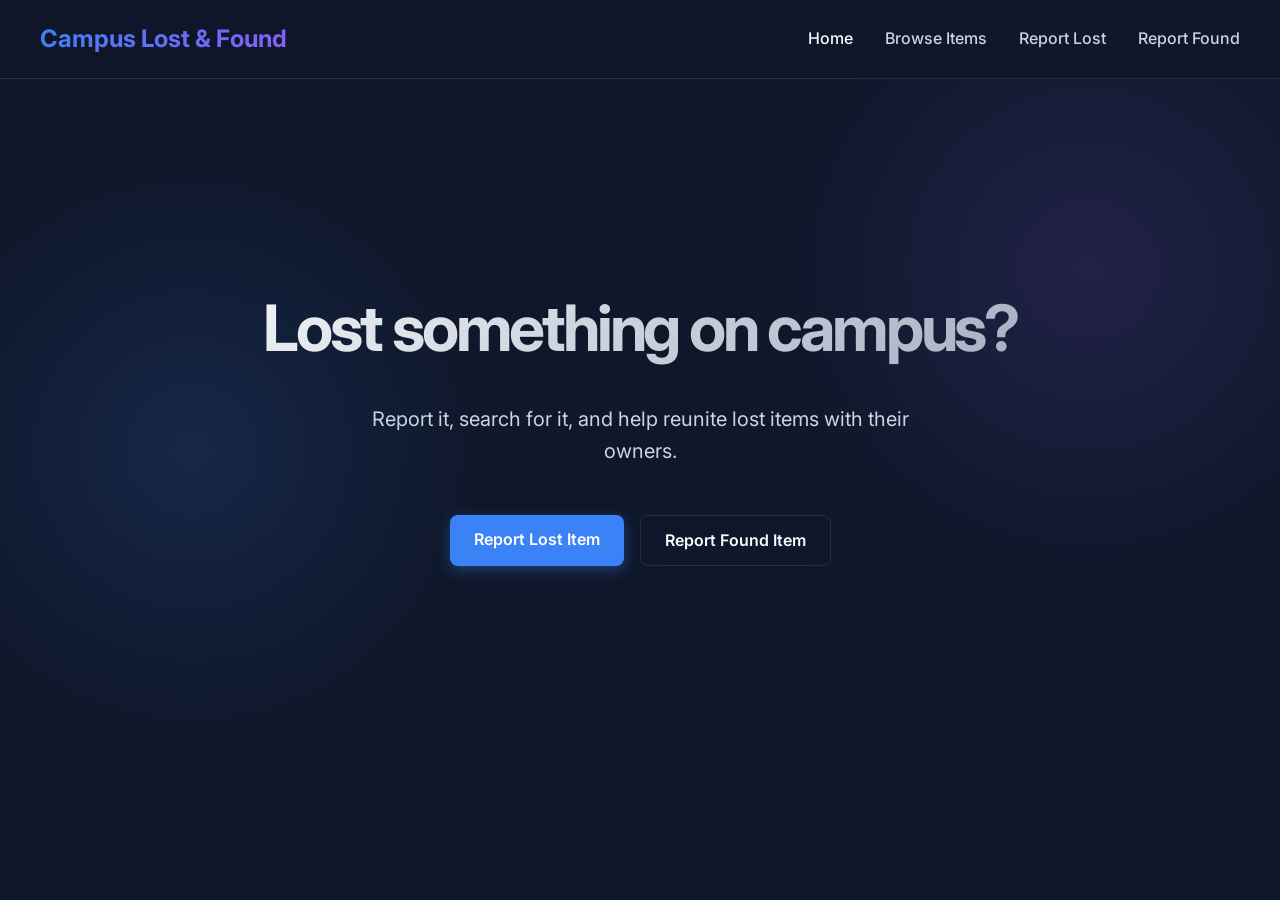
<file: src/main/resources/public/index.html>
<!DOCTYPE html>
<html lang="en">
<head>
    <meta charset="UTF-8">
    <meta name="viewport" content="width=device-width, initial-scale=1.0">
    <title>Campus Lost & Found</title>
    <link rel="stylesheet" href="style.css">
</head>
<body>
    <header>
        <div class="nav-container">
            <a href="index.html" class="logo">Campus Lost & Found</a>
            <nav>
                <ul>
                    <li><a href="index.html" class="active">Home</a></li>
                    <li><a href="browse.html">Browse Items</a></li>
                    <li><a href="report.html?type=LOST">Report Lost</a></li>
                    <li><a href="report.html?type=FOUND">Report Found</a></li>
                </ul>
            </nav>
        </div>
    </header>

    <main>
        <section class="hero">
            <h1>Lost something on campus?</h1>
            <p>Report it, search for it, and help reunite lost items with their owners.</p>
            <div class="btn-group">
                <a href="report.html?type=LOST" class="btn btn-primary">Report Lost Item</a>
                <a href="report.html?type=FOUND" class="btn btn-outline">Report Found Item</a>
            </div>
        </section>
    </main>
</body>
</html>
</file>
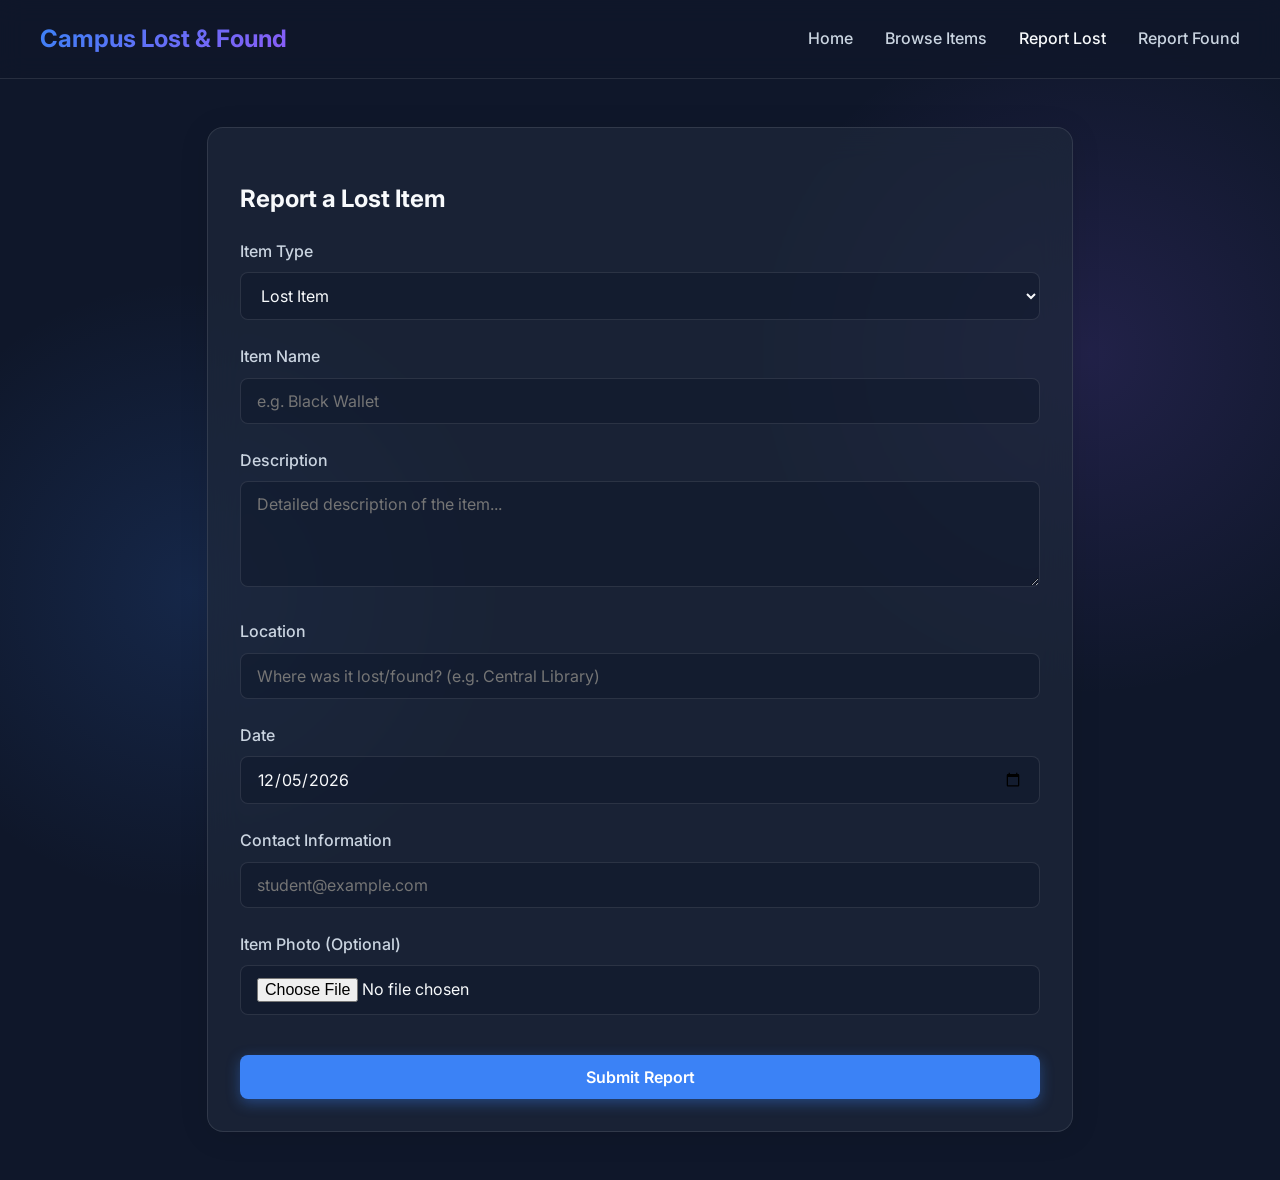
<file: src/main/resources/public/report.html>
<!DOCTYPE html>
<html lang="en">
<head>
    <meta charset="UTF-8">
    <meta name="viewport" content="width=device-width, initial-scale=1.0">
    <title>Report Item - Campus Lost & Found</title>
    <link rel="stylesheet" href="style.css">
</head>
<body>
    <header>
        <div class="nav-container">
            <a href="index.html" class="logo">Campus Lost & Found</a>
            <nav>
                <ul>
                    <li><a href="index.html">Home</a></li>
                    <li><a href="browse.html">Browse Items</a></li>
                    <li><a href="report.html?type=LOST" id="nav-lost">Report Lost</a></li>
                    <li><a href="report.html?type=FOUND" id="nav-found">Report Found</a></li>
                </ul>
            </nav>
        </div>
    </header>

    <main>
        <div class="card details-container">
            <h2 id="form-title">Report an Item</h2>
            <div id="message-box"></div>
            
            <form id="report-form">
                <div class="form-group">
                    <label for="type">Item Type</label>
                    <select id="type" name="type" class="form-control" required>
                        <option value="LOST">Lost Item</option>
                        <option value="FOUND">Found Item</option>
                    </select>
                </div>

                <div class="form-group">
                    <label for="name">Item Name</label>
                    <input type="text" id="name" name="name" class="form-control" required placeholder="e.g. Black Wallet">
                </div>

                <div class="form-group">
                    <label for="description">Description</label>
                    <textarea id="description" name="description" class="form-control" rows="4" required placeholder="Detailed description of the item..."></textarea>
                </div>

                <div class="form-group">
                    <label for="location">Location</label>
                    <input type="text" id="location" name="location" class="form-control" required placeholder="Where was it lost/found? (e.g. Central Library)">
                </div>

                <div class="form-group">
                    <label for="date">Date</label>
                    <input type="date" id="date" name="date" class="form-control" required>
                </div>

                <div class="form-group">
                    <label for="contact">Contact Information</label>
                    <input type="email" id="contact" name="contact" class="form-control" required placeholder="student@example.com">
                </div>

                <div class="form-group">
                    <label for="photo">Item Photo (Optional)</label>
                    <input type="file" id="photo" name="photo" class="form-control" accept="image/png,image/jpeg,image/webp">
                </div>

                <button type="submit" class="btn btn-primary" style="width: 100%; margin-top: 1rem;">Submit Report</button>
            </form>
        </div>
    </main>

    <script>
        // Set date to today by default
        document.getElementById('date').valueAsDate = new Date();

        // Get URL parameter for type
        const urlParams = new URLSearchParams(window.location.search);
        const typeParam = urlParams.get('type');
        
        if (typeParam === 'FOUND') {
            document.getElementById('type').value = 'FOUND';
            document.getElementById('form-title').innerText = 'Report a Found Item';
            document.getElementById('nav-found').classList.add('active');
        } else {
            document.getElementById('type').value = 'LOST';
            document.getElementById('form-title').innerText = 'Report a Lost Item';
            document.getElementById('nav-lost').classList.add('active');
        }

        document.getElementById('report-form').addEventListener('submit', async (e) => {
            e.preventDefault();
            const msgBox = document.getElementById('message-box');
            msgBox.style.display = 'none';

            const form = document.getElementById('report-form');
            const formData = new FormData(form);
            const currentType = document.getElementById('type').value;

            try {
                const response = await fetch('/api/items', {
                    method: 'POST',
                    body: formData
                });

                if (response.ok) {
                    msgBox.className = 'msg-success';
                    msgBox.innerText = `Your ${currentType.toLowerCase()} item has been reported successfully.`;
                    msgBox.style.display = 'block';
                    form.reset();
                    document.getElementById('date').valueAsDate = new Date();
                    document.getElementById('type').value = currentType;
                } else {
                    const err = await response.json();
                    msgBox.className = 'msg-error';
                    msgBox.innerText = err.message || 'An error occurred while submitting.';
                    msgBox.style.display = 'block';
                }
            } catch (error) {
                msgBox.className = 'msg-error';
                msgBox.innerText = 'Network error. Please try again later.';
                msgBox.style.display = 'block';
            }
        });
    </script>
</body>
</html>
</file>
<file: src/main/resources/public/style.css>
@import url('https://fonts.googleapis.com/css2?family=Inter:wght@300;400;500;600;700&display=swap');

:root {
    --bg-color: #0f172a;
    --surface-color: rgba(30, 41, 59, 0.7);
    --surface-border: rgba(255, 255, 255, 0.1);
    --primary-color: #3b82f6;
    --primary-hover: #2563eb;
    --accent-color: #8b5cf6;
    --text-main: #f8fafc;
    --text-muted: #cbd5e1;
}

body {
    margin: 0;
    font-family: 'Inter', sans-serif;
    background-color: var(--bg-color);
    background-image: 
        radial-gradient(circle at 15% 50%, rgba(59, 130, 246, 0.15), transparent 25%),
        radial-gradient(circle at 85% 30%, rgba(139, 92, 246, 0.15), transparent 25%);
    color: var(--text-main);
    line-height: 1.6;
    min-height: 100vh;
    display: flex;
    flex-direction: column;
}

header {
    background: rgba(15, 23, 42, 0.8);
    backdrop-filter: blur(12px);
    -webkit-backdrop-filter: blur(12px);
    border-bottom: 1px solid var(--surface-border);
    position: sticky;
    top: 0;
    z-index: 100;
}

.nav-container {
    max-width: 1200px;
    margin: 0 auto;
    padding: 1.25rem 2rem;
    display: flex;
    justify-content: space-between;
    align-items: center;
}

.logo {
    font-size: 1.5rem;
    font-weight: 700;
    background: linear-gradient(135deg, var(--primary-color), var(--accent-color));
    -webkit-background-clip: text;
    -webkit-text-fill-color: transparent;
    text-decoration: none;
}

nav ul {
    list-style: none;
    display: flex;
    gap: 2rem;
    margin: 0;
    padding: 0;
}

nav a {
    color: var(--text-muted);
    text-decoration: none;
    font-weight: 500;
    transition: color 0.3s ease;
}

nav a:hover, nav a.active {
    color: var(--text-main);
}

main {
    flex: 1;
    max-width: 1200px;
    margin: 0 auto;
    padding: 3rem 2rem;
    width: 100%;
    box-sizing: border-box;
}

.hero {
    text-align: center;
    padding: 6rem 0;
}

.hero h1 {
    font-size: 4rem;
    margin-bottom: 1.5rem;
    background: linear-gradient(135deg, #ffffff, #94a3b8);
    -webkit-background-clip: text;
    -webkit-text-fill-color: transparent;
    font-weight: 700;
    letter-spacing: -0.05em;
}

.hero p {
    font-size: 1.25rem;
    color: var(--text-muted);
    max-width: 600px;
    margin: 0 auto 3rem auto;
}

.btn-group {
    display: flex;
    gap: 1rem;
    justify-content: center;
}

.btn {
    padding: 0.75rem 1.5rem;
    border-radius: 8px;
    font-size: 1rem;
    font-weight: 600;
    text-decoration: none;
    cursor: pointer;
    transition: all 0.3s ease;
    border: none;
    font-family: inherit;
    display: inline-block;
}

.btn-primary {
    background: var(--primary-color);
    color: #fff;
    box-shadow: 0 4px 14px 0 rgba(59, 130, 246, 0.39);
}

.btn-primary:hover {
    background: var(--primary-hover);
    transform: translateY(-2px);
    box-shadow: 0 6px 20px rgba(59, 130, 246, 0.23);
}

.btn-outline {
    background: transparent;
    color: var(--text-main);
    border: 1px solid var(--surface-border);
    backdrop-filter: blur(8px);
}

.btn-outline:hover {
    border-color: var(--text-muted);
    transform: translateY(-2px);
    background: rgba(255,255,255,0.05);
}

.card {
    background: var(--surface-color);
    backdrop-filter: blur(16px);
    -webkit-backdrop-filter: blur(16px);
    border: 1px solid var(--surface-border);
    border-radius: 16px;
    padding: 2rem;
    box-shadow: 0 4px 30px rgba(0, 0, 0, 0.1);
    transition: transform 0.3s ease, box-shadow 0.3s ease;
}

.card:hover {
    transform: translateY(-5px);
    box-shadow: 0 8px 40px rgba(0, 0, 0, 0.2);
}

.items-grid {
    display: grid;
    grid-template-columns: repeat(auto-fill, minmax(300px, 1fr));
    gap: 2rem;
}

.item-card {
    display: flex;
    flex-direction: column;
}

.badge {
    padding: 0.25rem 0.75rem;
    border-radius: 9999px;
    font-size: 0.75rem;
    font-weight: 600;
    text-transform: uppercase;
    display: inline-block;
    width: fit-content;
}

.badge-lost { background: rgba(239, 68, 68, 0.2); color: #fca5a5; border: 1px solid rgba(239, 68, 68, 0.3); }
.badge-found { background: rgba(16, 185, 129, 0.2); color: #6ee7b7; border: 1px solid rgba(16, 185, 129, 0.3); }
.badge-open { background: rgba(59, 130, 246, 0.2); color: #93c5fd; border: 1px solid rgba(59, 130, 246, 0.3); }
.badge-resolved { background: rgba(107, 114, 128, 0.2); color: #d1d5db; border: 1px solid rgba(107, 114, 128, 0.3); }

.item-card h3 {
    margin: 1rem 0 0.5rem 0;
    font-size: 1.25rem;
}

.item-card p {
    color: var(--text-muted);
    font-size: 0.95rem;
    margin-bottom: 1.5rem;
    flex: 1;
}

.item-meta {
    display: flex;
    align-items: center;
    gap: 0.5rem;
    color: var(--text-muted);
    font-size: 0.85rem;
    margin-bottom: 0.5rem;
}

.form-group {
    margin-bottom: 1.5rem;
}

.form-group label {
    display: block;
    margin-bottom: 0.5rem;
    font-weight: 500;
    color: var(--text-muted);
}

.form-control {
    width: 100%;
    padding: 0.75rem 1rem;
    background: rgba(15, 23, 42, 0.5);
    border: 1px solid var(--surface-border);
    border-radius: 8px;
    color: var(--text-main);
    font-family: inherit;
    font-size: 1rem;
    box-sizing: border-box;
    transition: border-color 0.3s ease, box-shadow 0.3s ease;
}

.form-control:focus {
    outline: none;
    border-color: var(--primary-color);
    box-shadow: 0 0 0 3px rgba(59, 130, 246, 0.2);
}

.form-control option {
    background: var(--bg-color);
    color: var(--text-main);
}

.controls-bar {
    display: flex;
    gap: 1rem;
    margin-bottom: 2rem;
    flex-wrap: wrap;
    background: var(--surface-color);
    padding: 1.5rem;
    border-radius: 12px;
    border: 1px solid var(--surface-border);
}

.controls-bar .form-control {
    width: auto;
    flex: 1;
    min-width: 200px;
}

#message-box {
    padding: 1rem;
    border-radius: 8px;
    margin-bottom: 1.5rem;
    display: none;
}
.msg-success {
    background: rgba(16, 185, 129, 0.2);
    border: 1px solid rgba(16, 185, 129, 0.3);
    color: #6ee7b7;
}
.msg-error {
    background: rgba(239, 68, 68, 0.2);
    border: 1px solid rgba(239, 68, 68, 0.3);
    color: #fca5a5;
}

.details-container {
    max-width: 800px;
    margin: 0 auto;
}

.details-grid {
    display: grid;
    grid-template-columns: 1fr 1fr;
    gap: 2rem;
    margin: 2rem 0;
}

.details-item h4 {
    margin: 0 0 0.5rem 0;
    color: var(--text-muted);
    font-size: 0.85rem;
    text-transform: uppercase;
}

.details-item p {
    margin: 0;
    font-size: 1.1rem;
}

.card-img-container {
    width: 100%;
    height: 180px;
    border-radius: 8px;
    overflow: hidden;
    margin-bottom: 0.5rem;
    background: rgba(15, 23, 42, 0.6);
    display: flex;
    align-items: center;
    justify-content: center;
    border: 1px solid var(--surface-border);
}

.card-img {
    width: 100%;
    height: 100%;
    object-fit: cover;
}

.placeholder-img {
    color: var(--text-muted);
    font-size: 0.85rem;
    border: 1px dashed var(--surface-border);
}
</file>
